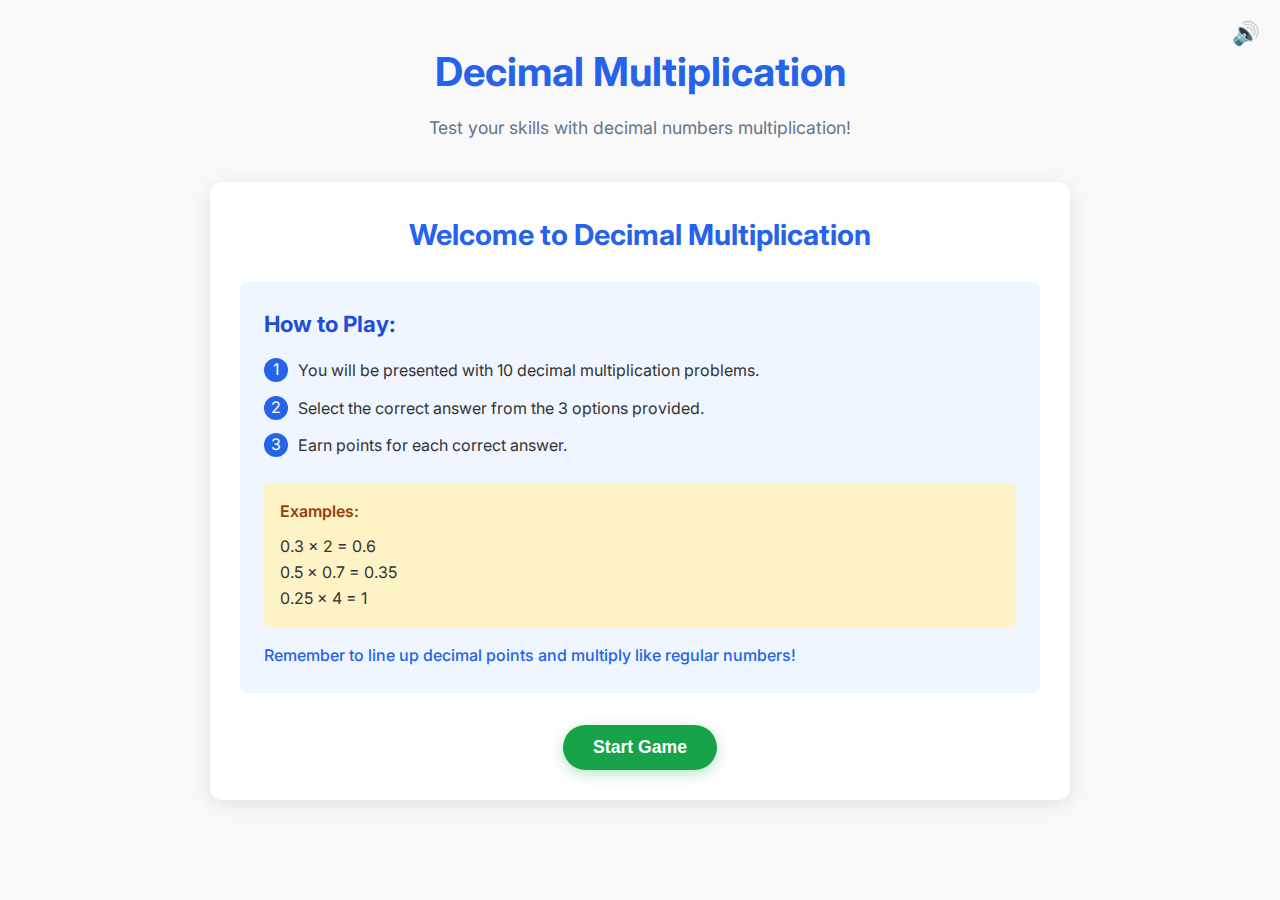
<file: 20250330_decimalmultiplic/index.html>
<!DOCTYPE html>
<html lang="en">
<head>
  <meta charset="UTF-8">
  <meta name="viewport" content="width=device-width, initial-scale=1.0">
  <title>Decimal Multiplication Game</title>
  <link rel="stylesheet" href="styles.css">
  <!-- Font -->
  <link rel="preconnect" href="https://fonts.googleapis.com">
  <link rel="preconnect" href="https://fonts.gstatic.com" crossorigin>
  <link href="https://fonts.googleapis.com/css2?family=Inter:wght@400;500;600;700&display=swap" rel="stylesheet">
</head>
<body>
  <!-- Audio sources -->
  <audio id="background-music" loop preload="auto">
    <source src="sounds/background.mp3" type="audio/mpeg">
  </audio>
  <audio id="success-sound" preload="auto">
    <source src="sounds/success.mp3" type="audio/mpeg">
  </audio>
  <audio id="wrong-sound" preload="auto">
    <source src="sounds/hit.mp3" type="audio/mpeg">
  </audio>
  
  <!-- Audio control -->
  <div class="audio-control">
    <button id="toggle-sound" class="btn-icon">
      <span class="icon">🔊</span>
    </button>
  </div>
  
  <div class="container">
    <header>
      <h1>Decimal Multiplication</h1>
      <p>Test your skills with decimal numbers multiplication!</p>
    </header>
    
    <main id="game-container">
      <!-- Instruction Screen -->
      <div id="instruction-screen" class="game-screen">
        <h2>Welcome to Decimal Multiplication</h2>
        
        <div class="instructions-box">
          <h3>How to Play:</h3>
          <ul>
            <li>
              <span class="number">1</span>
              <span>You will be presented with 10 decimal multiplication problems.</span>
            </li>
            <li>
              <span class="number">2</span>
              <span>Select the correct answer from the 3 options provided.</span>
            </li>
            <li>
              <span class="number">3</span>
              <span>Earn points for each correct answer.</span>
            </li>
          </ul>
          
          <div class="examples">
            <h4>Examples:</h4>
            <p>0.3 × 2 = 0.6</p>
            <p>0.5 × 0.7 = 0.35</p>
            <p>0.25 × 4 = 1</p>
          </div>
          
          <p class="note">Remember to line up decimal points and multiply like regular numbers!</p>
        </div>
        
        <button id="start-button" class="btn btn-primary">Start Game</button>
      </div>
      
      <!-- Game Screen -->
      <div id="game-screen" class="game-screen">
        <!-- Scoreboard -->
        <div class="scoreboard">
          <div>
            <h3>Score</h3>
            <p id="score">0</p>
          </div>
          <div>
            <h3>Correct</h3>
            <p id="correct-count">0/0</p>
          </div>
          <div>
            <h3>Accuracy</h3>
            <p id="accuracy">0%</p>
          </div>
        </div>
        
        <!-- Progress -->
        <div class="progress-container">
          <div class="progress-info">
            <span id="question-number">Question 1 of 10</span>
            <span id="progress-percentage">10%</span>
          </div>
          <div class="progress-bar">
            <div id="progress-fill"></div>
          </div>
        </div>
        
        <!-- Question -->
        <div class="question-container">
          <h2>Solve the equation:</h2>
          <div id="question-text">0.5 × 2 = ?</div>
        </div>
        
        <!-- Answers -->
        <div id="answers" class="answers-container">
          <!-- Answer buttons will be generated dynamically -->
        </div>
        
        <!-- Feedback -->
        <div id="feedback" class="feedback hidden">
          Correct! Well done!
        </div>
      </div>
      
      <!-- Complete Screen -->
      <div id="complete-screen" class="game-screen">
        <h2>Game Complete!</h2>
        
        <div class="results-container">
          <h3>Your Results</h3>
          
          <div class="result-item">
            <span>Final Score:</span>
            <span id="final-score">0/10</span>
          </div>
          
          <div class="result-item">
            <span>Accuracy:</span>
            <span id="final-percentage">0%</span>
          </div>
          
          <div class="final-progress-bar">
            <div id="final-progress-fill"></div>
          </div>
          
          <p id="final-message">Keep practicing to improve!</p>
        </div>
        
        <button id="restart-button" class="btn btn-primary">Play Again</button>
      </div>
    </main>
  </div>
  
  <!-- Confetti canvas -->
  <canvas id="confetti-canvas" class="hidden"></canvas>
  
  <script src="script.js"></script>
</body>
</html>
</file>
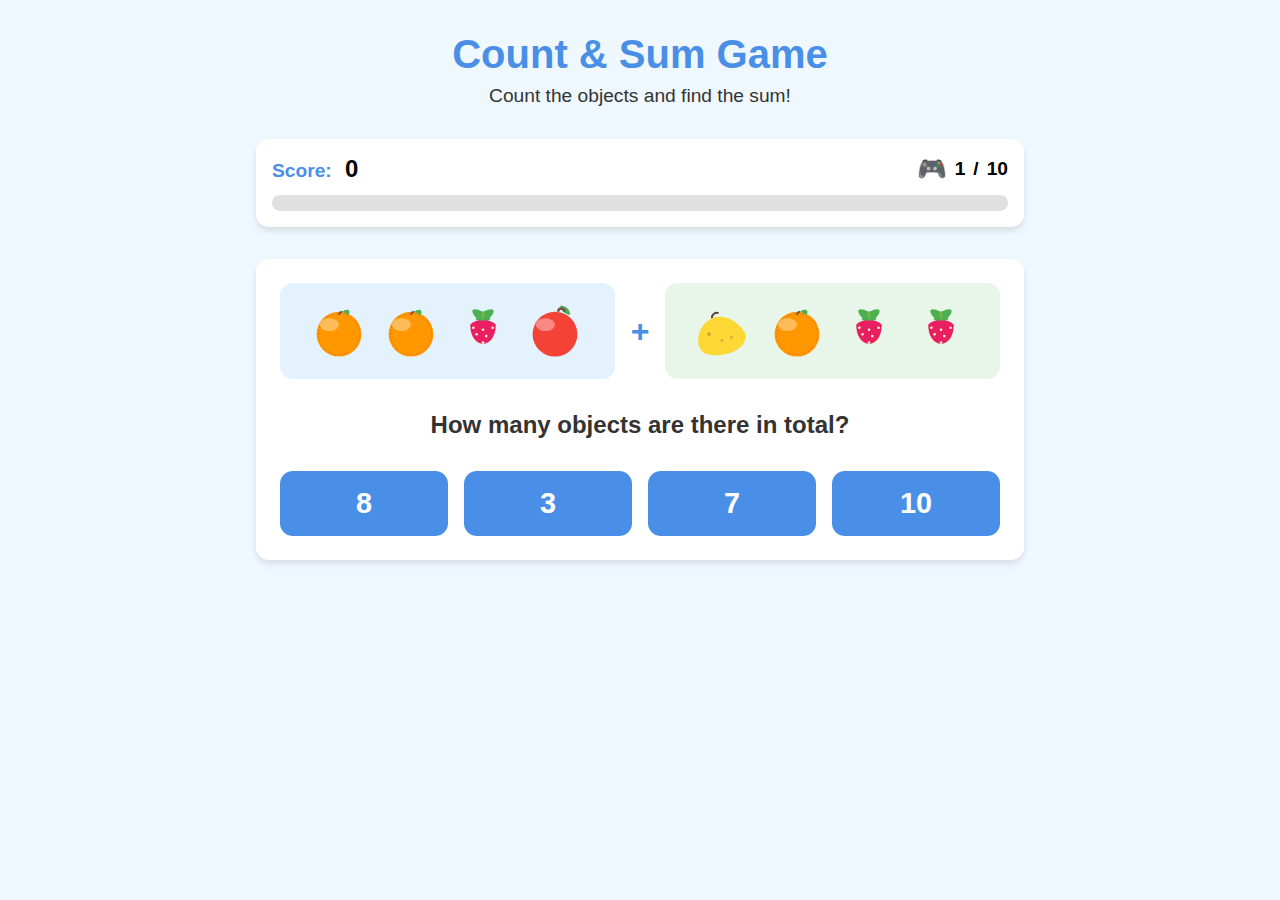
<file: 20250330_SumUpto10/index.html>
<!DOCTYPE html>
<html lang="en">
<head>
  <meta charset="UTF-8">
  <meta name="viewport" content="width=device-width, initial-scale=1.0">
  <title>Count & Sum Game</title>
  <link rel="stylesheet" href="styles.css">
</head>
<body>
  <div class="container">
    <header>
      <h1>Count & Sum Game</h1>
      <p>Count the objects and find the sum!</p>
    </header>

    <div class="score-display">
      <div class="score-container">
        <div class="score">
          <span class="score-label">Score:</span>
          <span id="score-value">0</span>
        </div>
        <div class="question-indicator">
          <div class="game-icon">🎮</div>
          <span id="current-question">1</span>/<span id="total-questions">10</span>
        </div>
      </div>
      <div class="progress-bar">
        <div id="progress-indicator"></div>
      </div>
    </div>

    <div class="game-board">
      <div class="piles-container">
        <div class="object-pile" id="first-pile"></div>
        <div class="plus-sign">+</div>
        <div class="object-pile" id="second-pile"></div>
      </div>

      <div class="question">
        <h2>How many objects are there in total?</h2>
      </div>

      <div class="answer-options" id="answer-options">
        <!-- Answer buttons will be added here by JavaScript -->
      </div>
    </div>

    <div id="feedback" class="feedback hidden">
      <!-- Feedback will be shown here -->
    </div>

    <!-- Summary Screen -->
    <div id="summary-screen" class="summary-screen hidden">
      <div class="summary-content">
        <h2>Great Job!</h2>
        <div class="summary-emoji">🎉</div>
        <div class="summary-score">
          <div>You scored:</div>
          <div class="final-score"><span id="final-score">0</span>/<span id="final-total">10</span></div>
        </div>
        <div class="achievement-stars">
          <div id="star1" class="star">⭐</div>
          <div id="star2" class="star">⭐</div>
          <div id="star3" class="star">⭐</div>
        </div>
        <div id="encouragement-message" class="encouragement-message">
          Amazing work! You're a math superstar!
        </div>
      </div>
    </div>

    <div class="action-buttons">
      <button id="next-btn" class="next-button hidden">Next Question →</button>
      <button id="play-again-btn" class="play-again-button hidden">Play Again 🎮</button>
    </div>
  </div>

  <script src="script.js"></script>
</body>
</html>
</file>
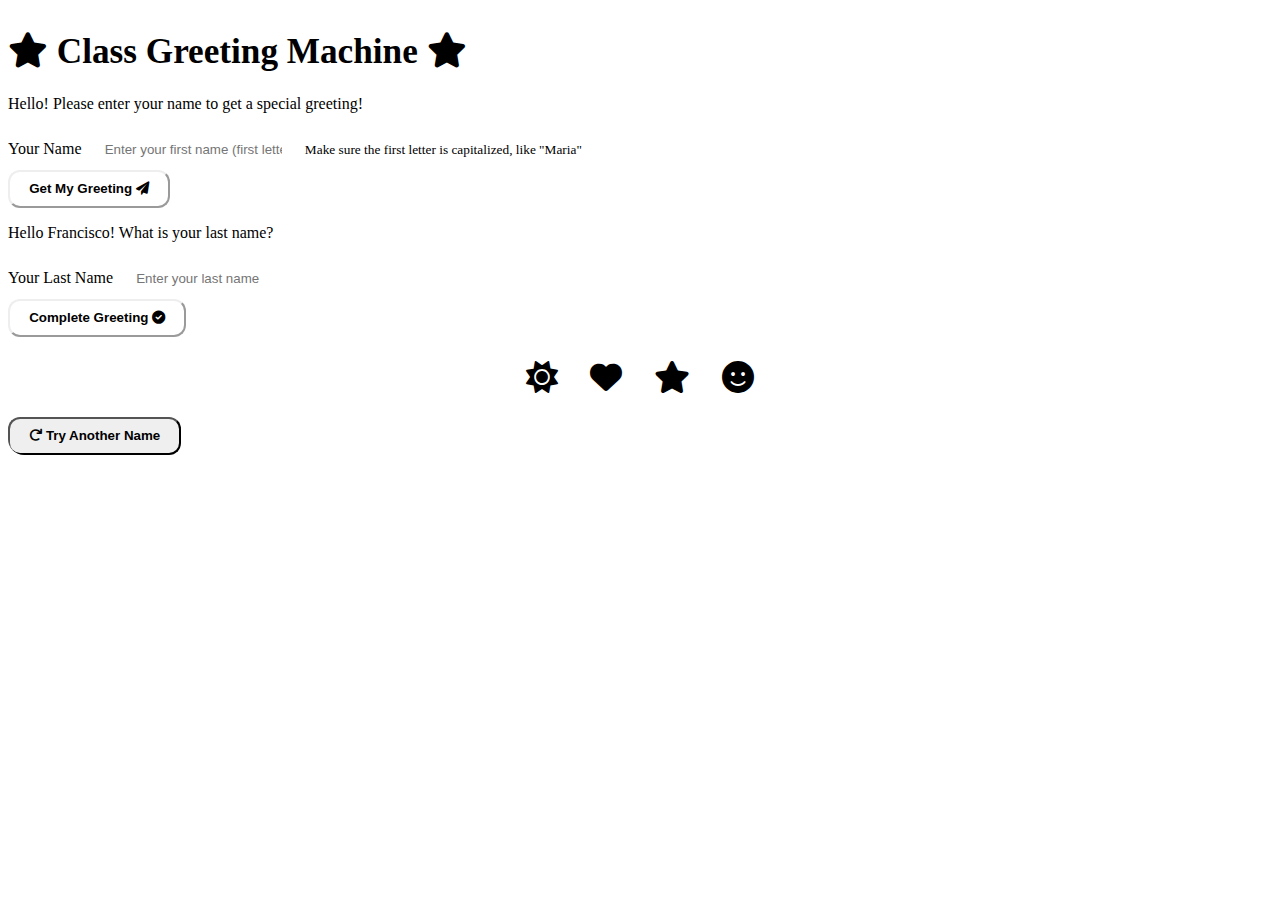
<file: 20250421_Compliments&/index.html>
<!DOCTYPE html>
<html lang="en" data-bs-theme="dark">
<head>
    <meta charset="UTF-8">
    <meta name="viewport" content="width=device-width, initial-scale=1.0">
    <title>Class Greeting Machine</title>
    
    <!-- Bootstrap CSS -->
    <link href="https://cdn.replit.com/agent/bootstrap-agent-dark-theme.min.css" rel="stylesheet">
    
    <!-- Custom CSS -->
    <link rel="stylesheet" href="styles.css">
    
    <!-- Font Awesome for icons -->
    <link rel="stylesheet" href="https://cdnjs.cloudflare.com/ajax/libs/font-awesome/6.0.0/css/all.min.css">
</head>
<body>
    <div class="container">
        <div class="row justify-content-center mt-5">
            <div class="col-md-8">
                <div class="card shadow-lg">
                    <div class="card-header text-center py-3">
                        <h1 class="greeting-title">
                            <i class="fas fa-star text-warning me-2"></i>
                            Class Greeting Machine
                            <i class="fas fa-star text-warning ms-2"></i>
                        </h1>
                    </div>
                    <div class="card-body">
                        <div id="initial-form">
                            <div class="mb-4 text-center">
                                <p class="fs-5">Hello! Please enter your name to get a special greeting!</p>
                            </div>
                            <form id="greeting-form" class="mb-3">
                                <div class="form-group mb-4">
                                    <label for="name" class="form-label">Your Name</label>
                                    <input type="text" class="form-control form-control-lg" id="name" placeholder="Enter your first name (first letter capitalized)" required>
                                    <small class="form-text text-muted">Make sure the first letter is capitalized, like "Maria"</small>
                                </div>
                                <div class="d-grid">
                                    <button type="submit" class="btn btn-primary btn-lg">
                                        Get My Greeting <i class="fas fa-paper-plane ms-2"></i>
                                    </button>
                                </div>
                            </form>
                        </div>
                        
                        <div id="lastname-form" class="d-none">
                            <div class="mb-4 text-center">
                                <p id="francisco-prompt" class="fs-5">Hello Francisco! What is your last name?</p>
                            </div>
                            <form id="lastname-greeting-form" class="mb-3">
                                <div class="form-group mb-4">
                                    <label for="lastname" class="form-label">Your Last Name</label>
                                    <input type="text" class="form-control form-control-lg" id="lastname" placeholder="Enter your last name">
                                </div>
                                <div class="d-grid">
                                    <button type="submit" class="btn btn-primary btn-lg">
                                        Complete Greeting <i class="fas fa-check-circle ms-2"></i>
                                    </button>
                                </div>
                            </form>
                        </div>
                        
                        <div id="greeting-result" class="d-none">
                            <div class="p-4 text-center">
                                <div class="greeting-box p-4 rounded-3 mb-4">
                                    <p id="greeting-message" class="greeting-text fs-3 mb-0"></p>
                                </div>
                                <div class="animation-container">
                                    <i class="fas fa-sun text-warning animation-item"></i>
                                    <i class="fas fa-heart text-danger animation-item"></i>
                                    <i class="fas fa-star text-info animation-item"></i>
                                    <i class="fas fa-smile text-success animation-item"></i>
                                </div>
                                <button id="restart-btn" class="btn btn-outline-primary mt-4">
                                    <i class="fas fa-redo me-2"></i> Try Another Name
                                </button>
                            </div>
                        </div>
                    </div>
                </div>
            </div>
        </div>
    </div>
    
    <!-- Bootstrap JS Bundle with Popper -->
    <script src="https://cdn.jsdelivr.net/npm/bootstrap@5.3.0/dist/js/bootstrap.bundle.min.js"></script>
    
    <!-- Custom JavaScript -->
    <script src="script.js"></script>
</body>
</html>
</file>
<file: 20250330_SumUpto10/styles.css>
/* General Styles */
* {
  box-sizing: border-box;
  margin: 0;
  padding: 0;
}

@font-face {
  font-family: 'Comic Sans MS';
  src: local('Comic Sans MS'), local('ComicSansMS');
}

body {
  font-family: 'Comic Sans MS', 'Arial', sans-serif;
  background-color: #f0f8ff;
  min-height: 100vh;
  padding: 2rem 0;
}

.container {
  max-width: 800px;
  margin: 0 auto;
  padding: 0 1rem;
}

/* Header */
header {
  text-align: center;
  margin-bottom: 2rem;
}

header h1 {
  font-size: 2.5rem;
  margin-bottom: 0.5rem;
  color: #4A8FE7;
}

header p {
  font-size: 1.2rem;
  color: #333;
}

/* Score Display */
.score-display {
  background-color: white;
  border-radius: 0.8rem;
  box-shadow: 0 4px 6px rgba(0, 0, 0, 0.1);
  padding: 1rem;
  margin-bottom: 2rem;
}

.score-container {
  display: flex;
  justify-content: space-between;
  align-items: center;
  margin-bottom: 0.75rem;
}

.score {
  font-size: 1.2rem;
}

.score-label {
  font-weight: bold;
  color: #4A8FE7;
}

#score-value {
  font-size: 1.5rem;
  font-weight: bold;
  margin-left: 0.5rem;
}

.question-indicator {
  display: flex;
  align-items: center;
  gap: 0.5rem;
  font-size: 1.2rem;
  font-weight: bold;
}

.game-icon {
  font-size: 1.5rem;
}

.progress-bar {
  height: 1rem;
  background-color: #e0e0e0;
  border-radius: 0.5rem;
  overflow: hidden;
}

#progress-indicator {
  height: 100%;
  width: 10%; /* Initial value, will be updated with JS */
  background: linear-gradient(to right, #4A8FE7, #00c853);
  border-radius: 0.5rem;
  transition: width 0.3s ease;
}

/* Game Board */
.game-board {
  background-color: white;
  border-radius: 0.8rem;
  box-shadow: 0 4px 6px rgba(0, 0, 0, 0.1);
  padding: 1.5rem;
  margin-bottom: 2rem;
}

.piles-container {
  display: flex;
  flex-direction: column;
  align-items: center;
  gap: 1rem;
  margin-bottom: 2rem;
}

@media (min-width: 768px) {
  .piles-container {
    flex-direction: row;
    justify-content: center;
  }
}

.object-pile {
  background-color: #e3f2fd;
  border-radius: 0.8rem;
  padding: 1rem;
  width: 100%;
  display: flex;
  flex-wrap: wrap;
  justify-content: center;
  gap: 0.5rem;
  position: relative;
}

#first-pile {
  background-color: #e3f2fd; /* Light blue */
}

#second-pile {
  background-color: #e8f5e9; /* Light green */
}

.plus-sign {
  font-size: 2rem;
  font-weight: bold;
  color: #4A8FE7;
  display: flex;
  align-items: center;
  justify-content: center;
}

.pile-count {
  font-size: 1.5rem;
  font-weight: bold;
  text-align: center;
  margin-top: 1rem;
}

.question {
  text-align: center;
  margin-bottom: 2rem;
}

.question h2 {
  font-size: 1.5rem;
  color: #333;
}

/* Answer Options */
.answer-options {
  display: grid;
  grid-template-columns: repeat(2, 1fr);
  gap: 1rem;
}

@media (min-width: 768px) {
  .answer-options {
    grid-template-columns: repeat(4, 1fr);
  }
}

.answer-button {
  background-color: #4A8FE7;
  color: white;
  border: none;
  border-radius: 0.8rem;
  font-size: 1.8rem;
  font-weight: bold;
  padding: 1rem;
  cursor: pointer;
  transition: transform 0.2s ease, box-shadow 0.2s ease;
}

.answer-button:hover {
  transform: translateY(-5px);
  box-shadow: 0 6px 10px rgba(0, 0, 0, 0.1);
}

.answer-button:active {
  transform: translateY(0);
}

.answer-button.correct {
  background-color: #4caf50; /* Green */
}

.answer-button.incorrect {
  background-color: #f44336; /* Red */
}

.answer-button.disabled {
  opacity: 0.5;
  cursor: not-allowed;
}

/* Feedback */
.feedback {
  text-align: center;
  padding: 1.5rem;
  border-radius: 0.8rem;
  margin-bottom: 2rem;
}

.feedback.correct {
  background-color: #4caf50; /* Green */
}

.feedback.incorrect {
  background-color: #f44336; /* Red */
}

.feedback-content {
  display: flex;
  flex-direction: column;
  align-items: center;
  justify-content: center;
}

.feedback-emoji {
  font-size: 4rem;
  margin-bottom: 0.5rem;
}

.feedback-text {
  font-size: 1.5rem;
  font-weight: bold;
  color: white;
}

/* Action Buttons */
.action-buttons {
  display: flex;
  justify-content: center;
}

.next-button, .play-again-button {
  background-color: #ff9800; /* Orange */
  color: white;
  border: none;
  border-radius: 0.8rem;
  font-size: 1.5rem;
  font-weight: bold;
  padding: 1rem 2rem;
  cursor: pointer;
  box-shadow: 0 4px 6px rgba(0, 0, 0, 0.1);
  transition: background-color 0.2s ease;
}

.play-again-button {
  background-color: #4caf50; /* Green */
}

.next-button:hover {
  background-color: #f57c00;
}

.play-again-button:hover {
  background-color: #43a047;
}

/* Fruit Objects */
.fruit {
  width: 4rem;
  height: 4rem;
  object-fit: contain;
  transition: transform 0.2s ease;
}

.fruit:hover {
  transform: scale(1.1);
}

.celebrate {
  animation: celebrate 0.5s ease-in-out 2;
}

@keyframes celebrate {
  0%, 100% {
    transform: scale(1);
  }
  50% {
    transform: scale(1.2);
  }
}

/* Summary Screen */
.summary-screen {
  background-color: white;
  border-radius: 0.8rem;
  box-shadow: 0 4px 6px rgba(0, 0, 0, 0.1);
  padding: 2rem;
  margin-bottom: 2rem;
  text-align: center;
}

.summary-content {
  display: flex;
  flex-direction: column;
  align-items: center;
  gap: 1.5rem;
}

.summary-screen h2 {
  font-size: 2.5rem;
  color: #4A8FE7;
  margin-bottom: 0.5rem;
}

.summary-emoji {
  font-size: 5rem;
  animation: bounce 0.8s ease infinite alternate;
}

.summary-score {
  font-size: 1.5rem;
  font-weight: bold;
  display: flex;
  flex-direction: column;
  align-items: center;
  gap: 0.5rem;
}

.final-score {
  font-size: 2.5rem;
  color: #4A8FE7;
}

.achievement-stars {
  display: flex;
  gap: 1rem;
  margin: 1rem 0;
}

.star {
  font-size: 3rem;
  opacity: 0.3;
  transition: opacity 0.5s ease;
}

.star.earned {
  opacity: 1;
  animation: star-pop 0.5s ease forwards;
}

.encouragement-message {
  font-size: 1.5rem;
  font-weight: bold;
  color: #4caf50;
  margin-top: 1rem;
}

@keyframes bounce {
  0% {
    transform: translateY(0);
  }
  100% {
    transform: translateY(-10px);
  }
}

@keyframes star-pop {
  0% {
    transform: scale(0.5);
  }
  60% {
    transform: scale(1.2);
  }
  100% {
    transform: scale(1);
  }
}

/* Utility Classes */
.hidden {
  display: none;
}
</file>
<file: 20250421_Compliments&/styles.css>
/* General styles */
body {
    background-color: var(--bs-dark);
    font-family: 'Comic Sans MS', 'Chalkboard SE', 'sans-serif';
}

.card {
    border-radius: 1rem;
    border: 3px solid var(--bs-primary);
    overflow: hidden;
}

.card-header {
    background-color: var(--bs-primary-bg-subtle);
    border-bottom: 2px solid var(--bs-primary);
}

.greeting-title {
    font-size: 2.2rem;
    font-weight: bold;
    color: var(--bs-primary);
}

/* Form elements styling */
.form-control {
    border: 2px solid var(--bs-primary-border-subtle);
    border-radius: 1rem;
    padding: 0.8rem 1.2rem;
}

.form-control:focus {
    border-color: var(--bs-primary);
    box-shadow: 0 0 0 0.25rem rgba(var(--bs-primary-rgb), 0.25);
}

/* Greeting result styling */
.greeting-box {
    background-color: var(--bs-primary-bg-subtle);
    border: 3px dashed var(--bs-info);
    box-shadow: 0 0.5rem 1rem rgba(0, 0, 0, 0.15);
}

.greeting-text {
    font-weight: bold;
    color: var(--bs-primary);
}

/* Animations for fun elements */
.animation-container {
    display: flex;
    justify-content: center;
    margin: 1.5rem 0;
}

.animation-item {
    font-size: 2rem;
    margin: 0 1rem;
    animation: bounce 2s infinite alternate;
}

.animation-item:nth-child(1) { animation-delay: 0s; }
.animation-item:nth-child(2) { animation-delay: 0.5s; }
.animation-item:nth-child(3) { animation-delay: 1s; }
.animation-item:nth-child(4) { animation-delay: 1.5s; }

@keyframes bounce {
    0% {
        transform: translateY(0);
    }
    100% {
        transform: translateY(-10px);
    }
}

/* Button styling */
.btn {
    border-radius: 0.75rem;
    padding: 0.6rem 1.2rem;
    font-weight: bold;
    transition: all 0.3s ease;
}

.btn-primary {
    background-color: var(--bs-primary);
    border-color: var(--bs-primary);
}

.btn-primary:hover {
    background-color: var(--bs-primary-bg-subtle);
    color: var(--bs-primary);
    transform: scale(1.05);
}

.btn-outline-primary:hover {
    transform: scale(1.05);
}

/* Responsive adjustments */
@media (max-width: 768px) {
    .greeting-title {
        font-size: 1.8rem;
    }
    
    .animation-item {
        font-size: 1.5rem;
        margin: 0 0.5rem;
    }
}
</file>
<file: 20250330_decimalmultiplic/styles.css>
/* Base styles and reset */
* {
  margin: 0;
  padding: 0;
  box-sizing: border-box;
}

body {
  font-family: 'Inter', -apple-system, BlinkMacSystemFont, sans-serif;
  line-height: 1.6;
  background-color: #f9f9f9;
  color: #333;
  min-height: 100vh;
}

/* Container */
.container {
  max-width: 900px;
  margin: 0 auto;
  padding: 20px;
}

/* Header */
header {
  text-align: center;
  padding: 20px 0;
}

header h1 {
  color: #2563eb; /* Blue 600 */
  font-size: 2.5rem;
  margin-bottom: 10px;
}

header p {
  color: #64748b; /* Slate 500 */
  font-size: 1.1rem;
}

/* Game container */
#game-container {
  background-color: white;
  border-radius: 12px;
  box-shadow: 0 4px 20px rgba(0, 0, 0, 0.1);
  padding: 30px;
  margin: 20px 0;
  position: relative;
  overflow: hidden;
}

/* Game screens */
.game-screen {
  display: none;
  animation: fadeIn 0.4s ease-in-out;
}

.game-screen.active {
  display: block;
}

/* Instruction screen */
#instruction-screen {
  text-align: center;
}

#instruction-screen h2 {
  color: #2563eb;
  font-size: 1.8rem;
  margin-bottom: 24px;
}

.instructions-box {
  background-color: #eff6ff; /* Blue 50 */
  border-radius: 8px;
  padding: 24px;
  margin-bottom: 32px;
  text-align: left;
}

.instructions-box h3 {
  color: #1d4ed8; /* Blue 700 */
  font-size: 1.4rem;
  margin-bottom: 16px;
}

.instructions-box ul {
  list-style: none;
  margin-bottom: 24px;
}

.instructions-box li {
  display: flex;
  margin-bottom: 12px;
  align-items: flex-start;
}

.instructions-box .number {
  background-color: #2563eb;
  color: white;
  width: 24px;
  height: 24px;
  border-radius: 50%;
  display: inline-flex;
  align-items: center;
  justify-content: center;
  margin-right: 10px;
  flex-shrink: 0;
}

.examples {
  background-color: #fef3c7; /* Amber 100 */
  border-radius: 6px;
  padding: 16px;
  margin-bottom: 16px;
}

.examples h4 {
  color: #92400e; /* Amber 800 */
  margin-bottom: 10px;
  font-weight: 600;
}

.note {
  color: #2563eb;
  font-weight: 500;
}

/* Buttons */
.btn {
  border: none;
  border-radius: 30px;
  padding: 12px 30px;
  font-size: 1.1rem;
  font-weight: 600;
  cursor: pointer;
  transition: all 0.3s ease;
}

.btn-primary {
  background-color: #16a34a; /* Green 600 */
  color: white;
  box-shadow: 0 4px 14px rgba(22, 163, 74, 0.3);
}

.btn-primary:hover {
  background-color: #15803d; /* Green 700 */
  transform: translateY(-2px);
  box-shadow: 0 6px 20px rgba(22, 163, 74, 0.4);
}

.btn-icon {
  background: none;
  border: none;
  cursor: pointer;
  font-size: 1.4rem;
}

/* Scoreboard */
.scoreboard {
  display: flex;
  justify-content: space-between;
  background-color: white;
  padding: 16px;
  border-radius: 8px;
  box-shadow: 0 2px 10px rgba(0, 0, 0, 0.1);
  margin-bottom: 24px;
}

.scoreboard h3 {
  color: #64748b; /* Slate 500 */
  font-size: 1rem;
  font-weight: 600;
}

.scoreboard p {
  font-size: 1.5rem;
  font-weight: 700;
  color: #2563eb;
}

/* Progress bar */
.progress-container {
  margin-bottom: 24px;
}

.progress-info {
  display: flex;
  justify-content: space-between;
  margin-bottom: 8px;
  font-size: 0.9rem;
  color: #2563eb;
  font-weight: 500;
}

.progress-bar {
  height: 16px;
  background-color: #dbeafe; /* Blue 100 */
  border-radius: 20px;
  overflow: hidden;
}

#progress-fill {
  height: 100%;
  background: linear-gradient(90deg, #3b82f6, #2563eb);
  width: 0%;
  transition: width 0.5s ease;
  border-radius: 20px;
}

/* Question container */
.question-container {
  text-align: center;
  margin-bottom: 32px;
}

.question-container h2 {
  color: #1e40af; /* Blue 800 */
  margin-bottom: 16px;
  font-size: 1.5rem;
}

#question-text {
  display: inline-block;
  background-color: white;
  padding: 16px 30px;
  font-size: 1.8rem;
  font-weight: 700;
  border-radius: 8px;
  box-shadow: 0 3px 10px rgba(0, 0, 0, 0.1);
}

/* Answer options */
.answers-container {
  display: grid;
  grid-template-columns: repeat(3, 1fr);
  gap: 16px;
  margin-bottom: 24px;
}

@media (max-width: 768px) {
  .answers-container {
    grid-template-columns: 1fr;
  }
}

.answer-button {
  background-color: white;
  border: 2px solid #e2e8f0; /* Slate 200 */
  border-radius: 8px;
  padding: 16px;
  font-size: 1.2rem;
  font-weight: 600;
  color: #334155; /* Slate 700 */
  cursor: pointer;
  transition: all 0.2s ease;
}

.answer-button:hover {
  background-color: #f8fafc; /* Slate 50 */
  box-shadow: 0 3px 10px rgba(0, 0, 0, 0.1);
}

.answer-button.selected {
  background-color: #dbeafe; /* Blue 100 */
  border-color: #3b82f6; /* Blue 500 */
  color: #1e40af; /* Blue 800 */
}

.answer-button.correct {
  background-color: #dcfce7; /* Green 100 */
  border-color: #22c55e; /* Green 500 */
  color: #166534; /* Green 800 */
}

.answer-button.wrong {
  background-color: #fee2e2; /* Red 100 */
  border-color: #ef4444; /* Red 500 */
  color: #991b1b; /* Red 800 */
}

.answer-button.disabled {
  cursor: default;
  opacity: 0.7;
}

/* Feedback message */
.feedback {
  text-align: center;
  padding: 16px;
  border-radius: 8px;
  margin-top: 24px;
  font-weight: 600;
  font-size: 1.1rem;
  opacity: 0;
  transform: scale(0.9);
  transition: all 0.3s ease;
}

.feedback.visible {
  opacity: 1;
  transform: scale(1);
}

.feedback.correct {
  background-color: #dcfce7; /* Green 100 */
  color: #166534; /* Green 800 */
}

.feedback.wrong {
  background-color: #fee2e2; /* Red 100 */
  color: #991b1b; /* Red 800 */
}

/* Game Complete Screen */
#complete-screen {
  text-align: center;
}

#complete-screen h2 {
  color: #2563eb;
  font-size: 2rem;
  margin-bottom: 24px;
}

.results-container {
  background-color: #eff6ff; /* Blue 50 */
  border-radius: 8px;
  padding: 24px;
  margin-bottom: 32px;
  max-width: 500px;
  margin-left: auto;
  margin-right: auto;
}

.results-container h3 {
  color: #1d4ed8; /* Blue 700 */
  font-size: 1.4rem;
  margin-bottom: 20px;
}

.result-item {
  display: flex;
  justify-content: space-between;
  margin-bottom: 12px;
  font-size: 1.2rem;
}

.result-item span:first-child {
  color: #64748b; /* Slate 500 */
  font-weight: 500;
}

.result-item span:last-child {
  color: #2563eb;
  font-weight: 700;
}

.final-progress-bar {
  height: 24px;
  background-color: #dbeafe; /* Blue 100 */
  border-radius: 20px;
  overflow: hidden;
  margin-bottom: 20px;
}

#final-progress-fill {
  height: 100%;
  width: 0%;
  transition: width 1s ease;
  border-radius: 20px;
}

#final-message {
  font-size: 1.2rem;
  font-weight: 600;
  color: #2563eb;
  margin-top: 12px;
}

/* Audio control */
.audio-control {
  position: fixed;
  top: 20px;
  right: 20px;
  z-index: 100;
}

/* Confetti canvas */
#confetti-canvas {
  position: fixed;
  top: 0;
  left: 0;
  width: 100%;
  height: 100%;
  pointer-events: none;
  z-index: 1000;
}

.hidden {
  display: none !important;
}

/* Animations */
@keyframes fadeIn {
  from {
    opacity: 0;
    transform: translateY(10px);
  }
  to {
    opacity: 1;
    transform: translateY(0);
  }
}

@keyframes popIn {
  from {
    opacity: 0;
    transform: scale(0.8);
  }
  to {
    opacity: 1;
    transform: scale(1);
  }
}
</file>
